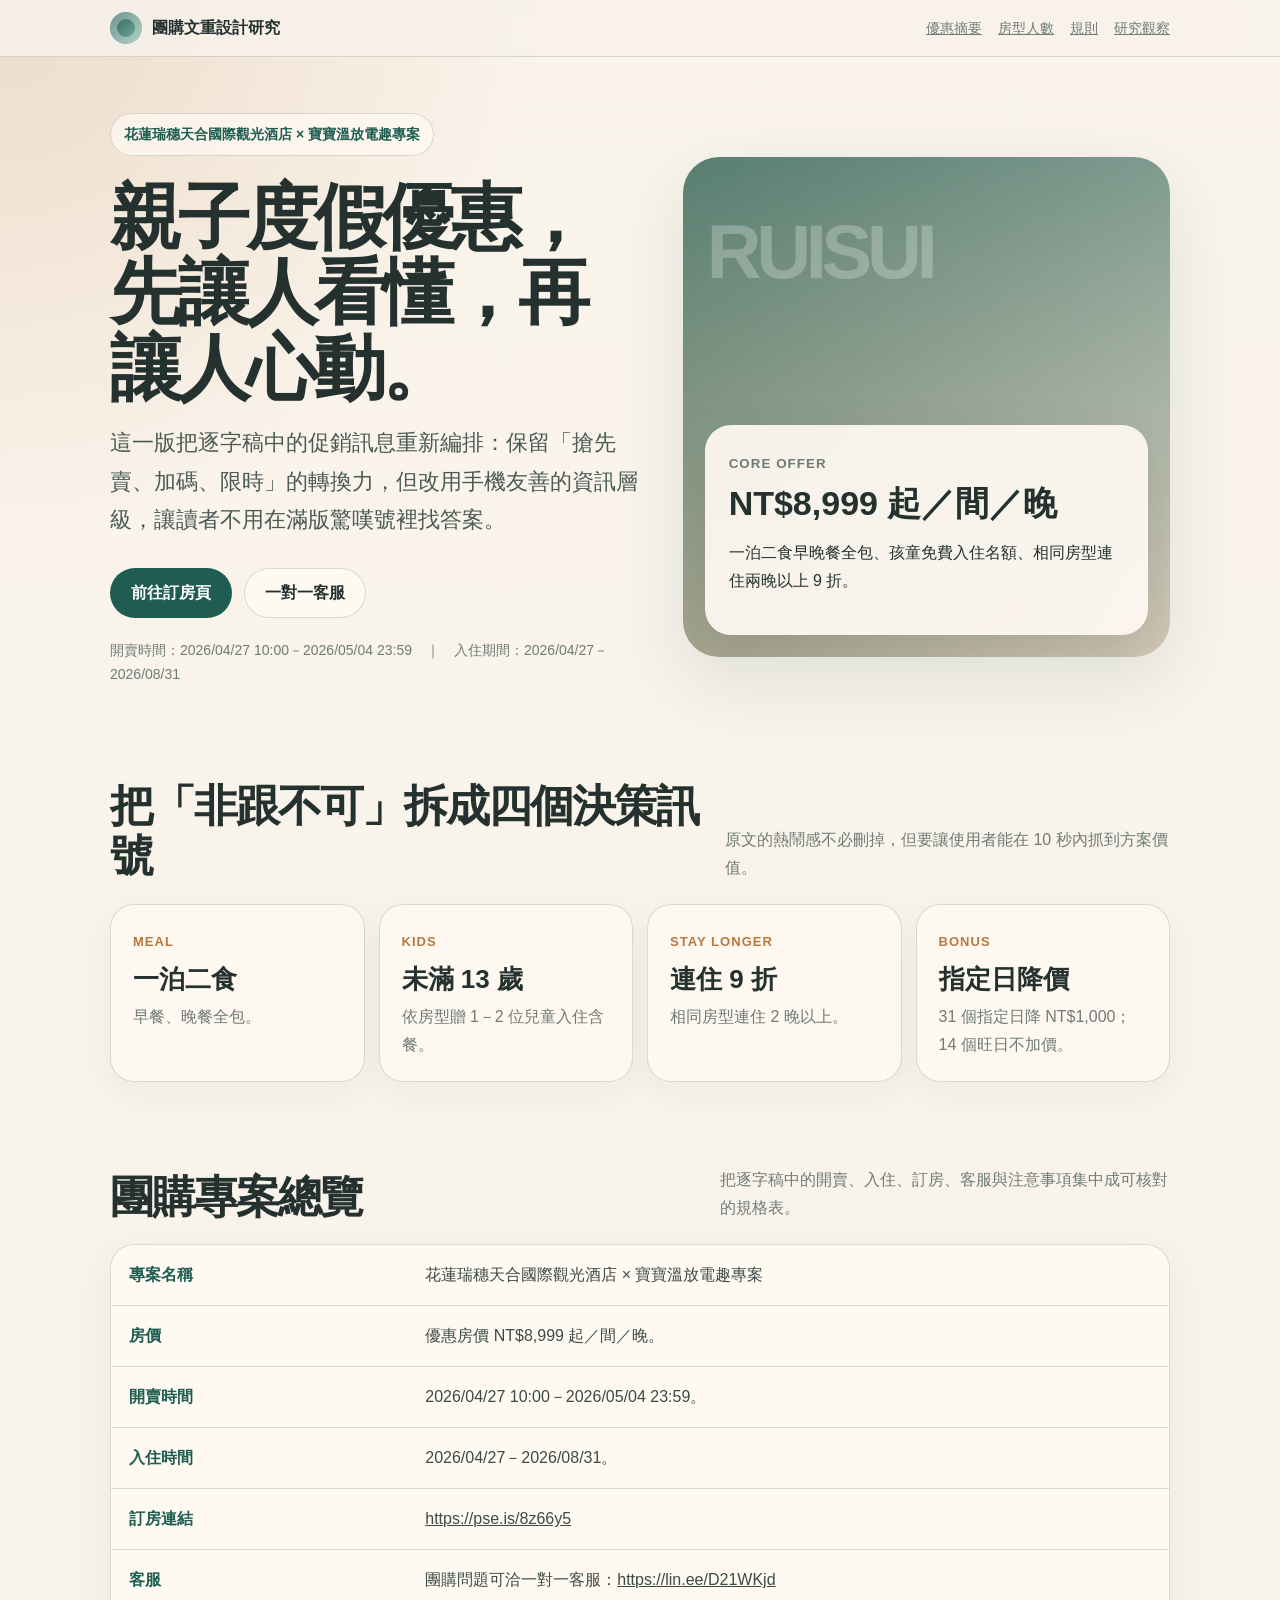
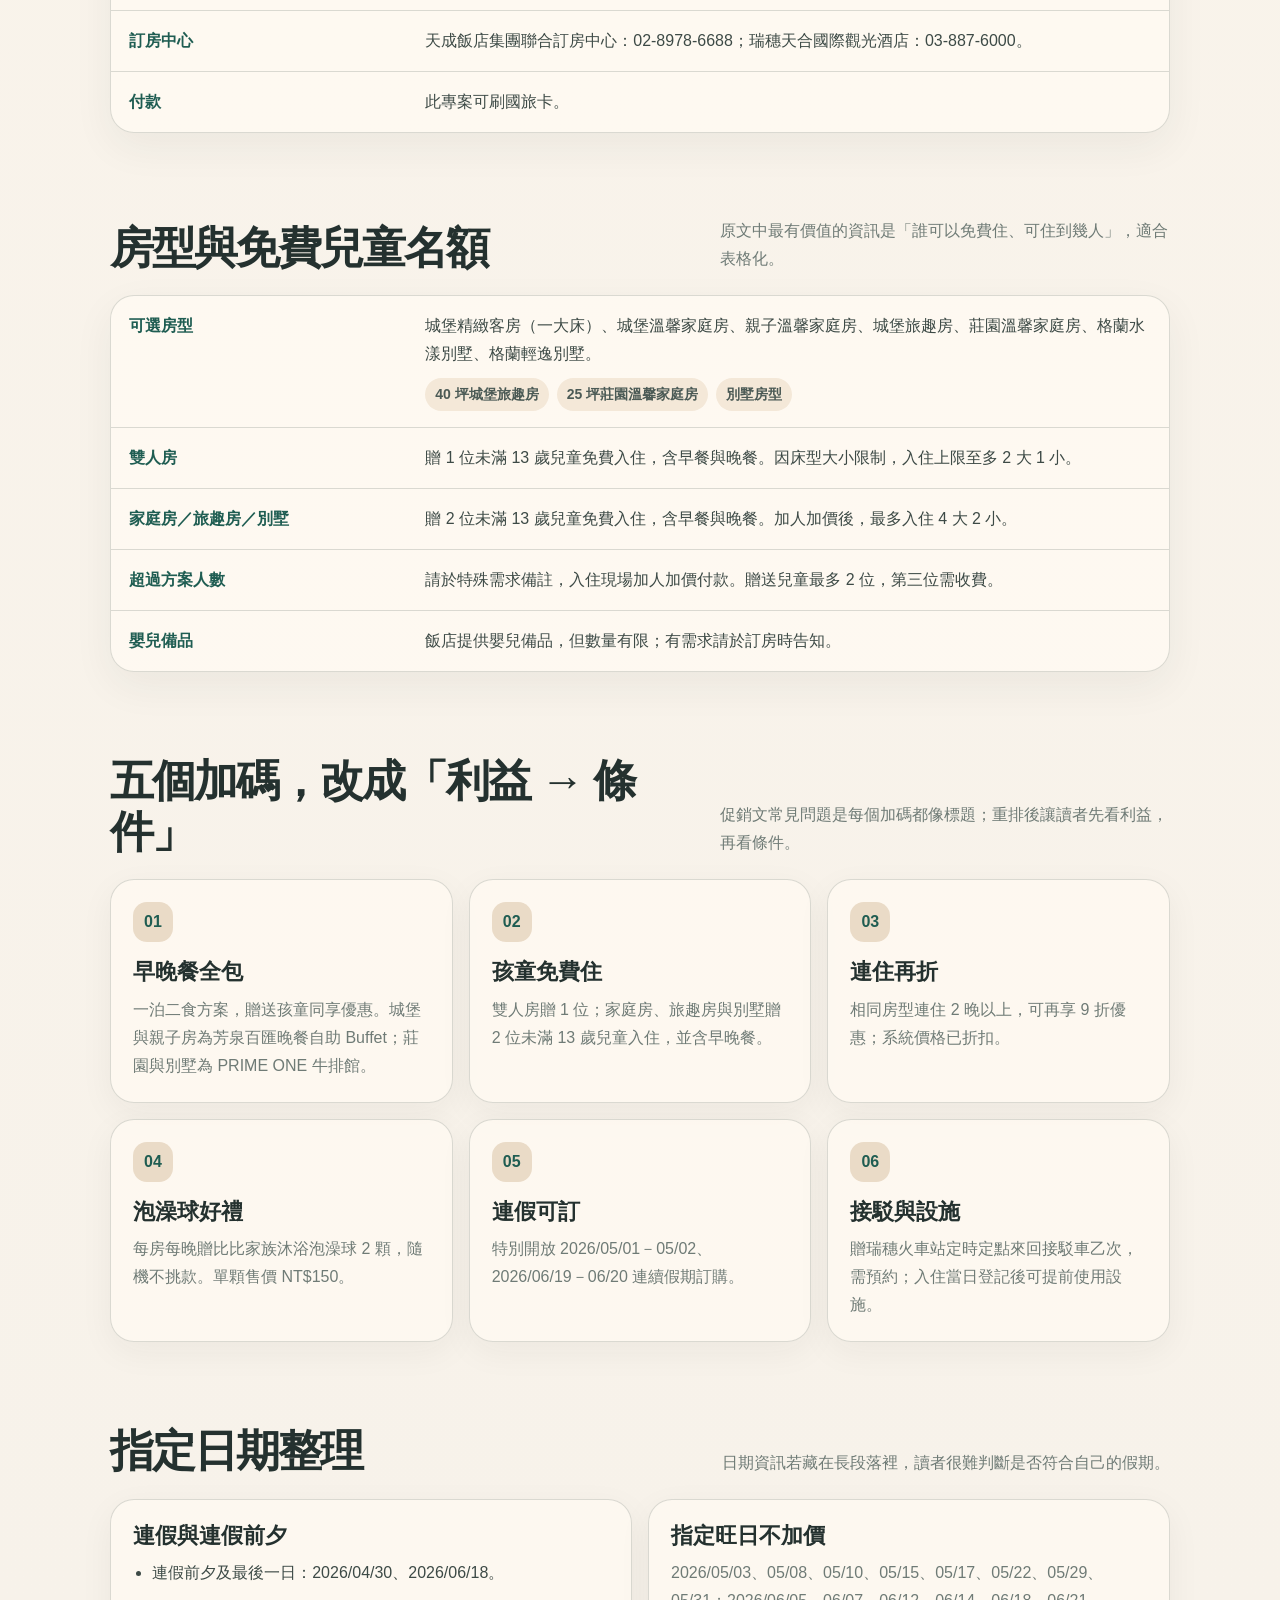
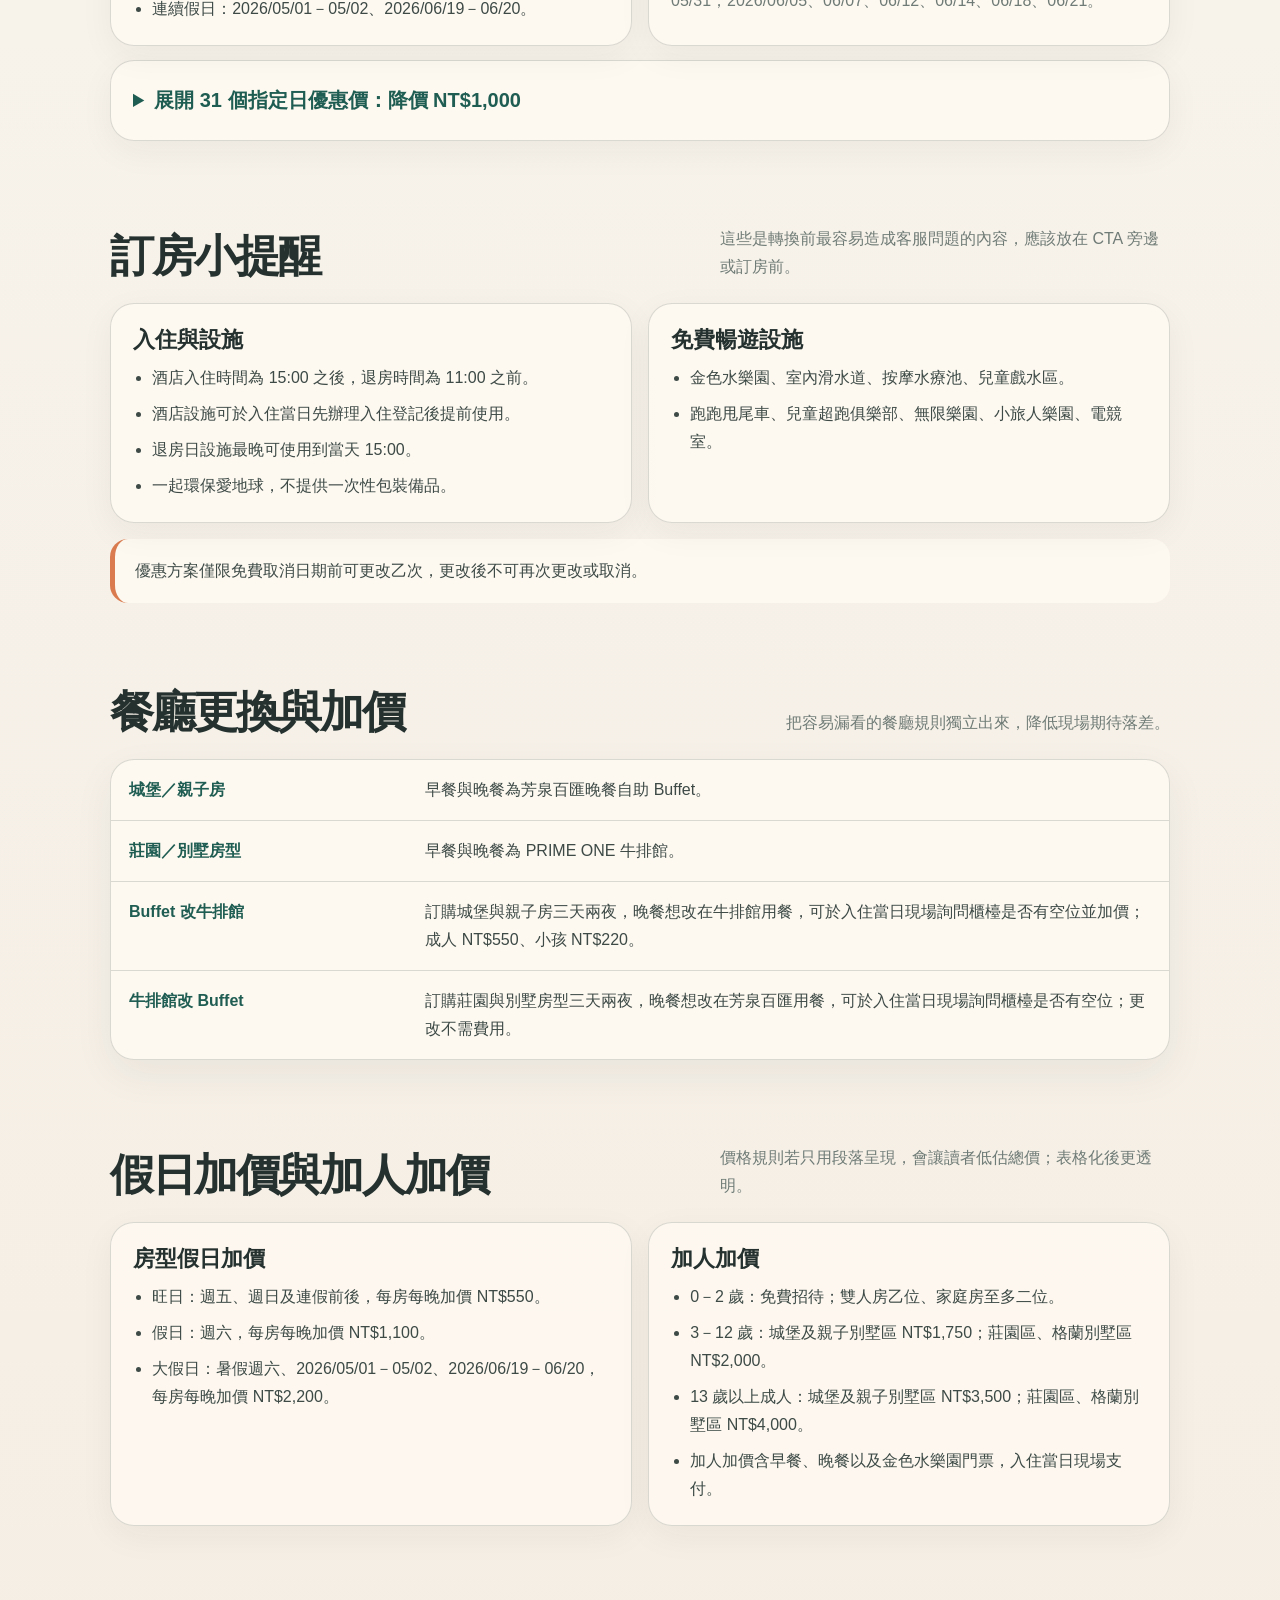
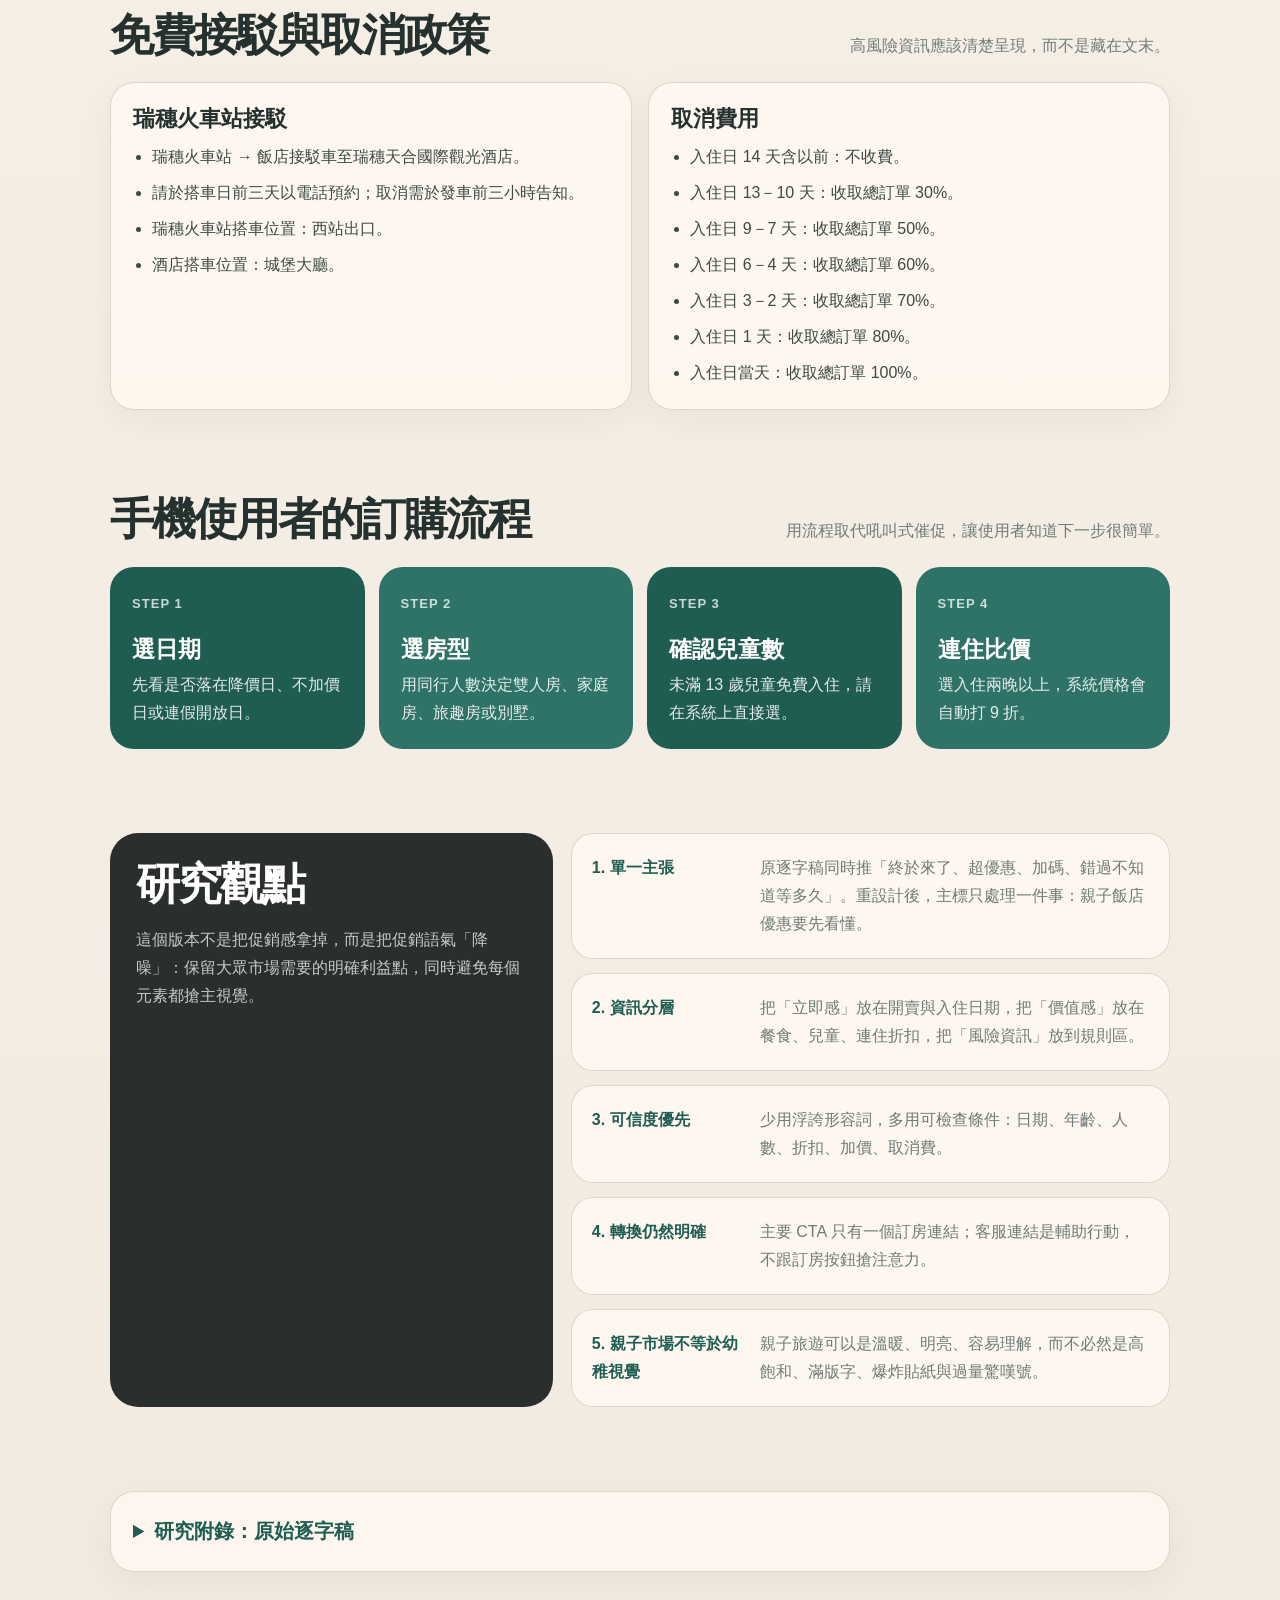
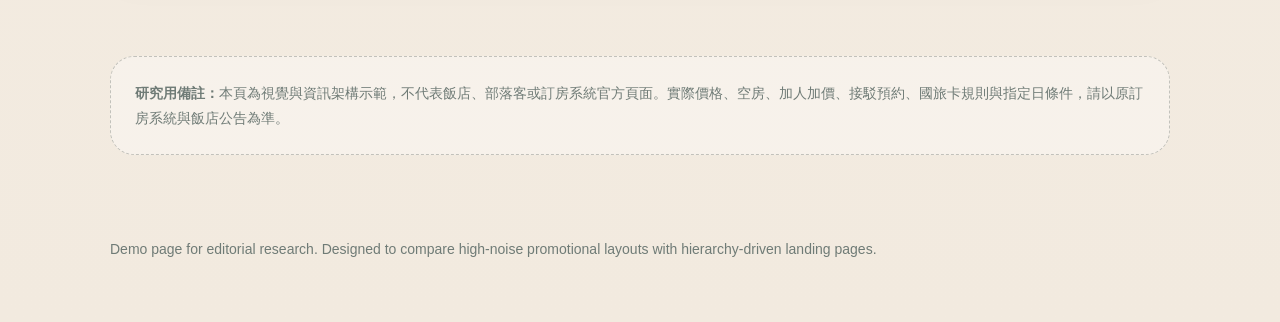
<file: ruisui-hotel-redesign-research.html>
<!doctype html>
<html lang="zh-Hant">
<head>
<meta charset="utf-8">
<meta name="viewport" content="width=device-width, initial-scale=1">
<title>花蓮瑞穗天合｜團購文資訊架構重設計研究版</title>
<style>
:root{--bg:#f7f2ea;--paper:#fffaf2;--ink:#24312f;--muted:#6f7b76;--line:rgba(36,49,47,.16);--brand:#1f5d52;--gold:#b77942;--soft:#eadbc7;--accent:#d97b4f;--radius:24px;--max:1100px}*{box-sizing:border-box}html{scroll-behavior:smooth}body{margin:0;font-family:-apple-system,BlinkMacSystemFont,"Segoe UI","Noto Sans TC","PingFang TC","Microsoft JhengHei",sans-serif;color:var(--ink);background:radial-gradient(circle at top left,rgba(183,121,66,.20),transparent 34rem),linear-gradient(180deg,#faf4eb 0%,#f7f2ea 48%,#f2eadf 100%);line-height:1.75}.wrap{max-width:var(--max);margin:auto;padding:0 20px}.topbar{position:sticky;top:0;z-index:10;background:rgba(247,242,234,.86);backdrop-filter:blur(18px);border-bottom:1px solid var(--line)}.topbar-inner{max-width:var(--max);margin:auto;padding:12px 20px;display:flex;justify-content:space-between;gap:18px;align-items:center}.brand{font-weight:900;display:flex;align-items:center;gap:10px}.brand:before{content:"";width:32px;height:32px;border-radius:50%;background:linear-gradient(135deg,var(--brand),#8bb7a9);box-shadow:inset 0 0 0 7px rgba(255,255,255,.35)}nav{display:flex;gap:16px;color:var(--muted);font-size:14px;white-space:nowrap}nav a,a{color:inherit}.hero{padding:56px 0 38px}.hero-grid{display:grid;grid-template-columns:1.05fr .95fr;gap:34px;align-items:center}.eyebrow{display:inline-flex;padding:8px 13px;border:1px solid var(--line);border-radius:999px;background:rgba(255,250,242,.72);color:var(--brand);font-weight:800;font-size:14px}h1{font-size:clamp(38px,6vw,72px);line-height:1.05;letter-spacing:-.055em;margin:24px 0 18px}.lead{font-size:clamp(18px,2vw,22px);color:#4b5a55;margin:0 0 28px}.actions{display:flex;flex-wrap:wrap;gap:12px}.btn{display:inline-flex;align-items:center;justify-content:center;min-height:50px;padding:0 20px;border-radius:999px;text-decoration:none;font-weight:900;border:1px solid transparent}.primary{background:var(--brand);color:white}.secondary{background:rgba(255,250,242,.78);border-color:var(--line)}.deadline{color:var(--muted);font-size:14px;margin-top:20px}.visual{min-height:500px;border-radius:36px;background:linear-gradient(160deg,rgba(31,93,82,.72),rgba(31,93,82,.10)),linear-gradient(45deg,#d5bea2,#f8eadd);box-shadow:0 24px 70px rgba(31,93,82,.13);padding:22px;display:grid;align-content:end;position:relative;overflow:hidden}.visual:after{content:"RUISUI";position:absolute;top:28px;left:24px;color:rgba(255,255,255,.25);font-size:76px;font-weight:900;letter-spacing:-.07em}.price{position:relative;background:rgba(255,250,242,.92);border-radius:26px;padding:24px;box-shadow:0 20px 50px rgba(36,49,47,.13)}.price small{color:var(--muted);font-weight:900;letter-spacing:.08em;text-transform:uppercase}.price strong{display:block;font-size:34px;line-height:1.18;margin-top:6px}.section{padding:42px 0}.section-head{display:flex;justify-content:space-between;gap:24px;align-items:end;margin-bottom:22px}h2{font-size:clamp(28px,4vw,44px);line-height:1.15;letter-spacing:-.045em;margin:0}.note{max-width:450px;color:var(--muted);margin:0}.grid4{display:grid;grid-template-columns:repeat(4,1fr);gap:14px}.grid3{display:grid;grid-template-columns:repeat(3,1fr);gap:16px}.grid2{display:grid;grid-template-columns:1fr 1fr;gap:16px}.card,.panel,details{border:1px solid var(--line);border-radius:var(--radius);background:rgba(255,250,242,.76);padding:22px;box-shadow:0 10px 34px rgba(36,49,47,.05)}.metric span{color:var(--gold);font-weight:900;font-size:13px;letter-spacing:.08em;text-transform:uppercase}.metric strong{display:block;font-size:26px;line-height:1.25;margin-top:8px}.metric p,.card p,.panel p{color:var(--muted);margin:8px 0 0}.num{width:40px;height:40px;border-radius:14px;background:var(--soft);display:grid;place-items:center;font-weight:900;color:var(--brand);margin-bottom:16px}.card h3,.panel h3{margin:0 0 10px;font-size:22px;line-height:1.25}.table-card{border:1px solid var(--line);border-radius:var(--radius);overflow:hidden;background:rgba(255,250,242,.78);box-shadow:0 14px 42px rgba(36,49,47,.06)}table{width:100%;border-collapse:collapse}th,td{padding:16px 18px;text-align:left;vertical-align:top;border-bottom:1px solid var(--line)}tr:last-child th,tr:last-child td{border-bottom:0}th{width:28%;color:var(--brand);white-space:nowrap}td{color:#3d4a46}.list{margin:0;padding-left:1.2em;color:#3d4a46}.list li+li{margin-top:8px}.pill-list{display:flex;flex-wrap:wrap;gap:8px;margin-top:10px}.pill{border-radius:999px;background:#f4e8d8;padding:4px 10px;font-weight:800;font-size:14px;color:#4b5a55}.notice{padding:18px 20px;border-left:5px solid var(--accent);background:rgba(255,250,242,.82);border-radius:18px;color:#3d4a46}.timeline{display:grid;grid-template-columns:repeat(4,1fr);gap:14px}.step{background:var(--brand);color:white;border-radius:var(--radius);padding:22px;min-height:170px}.step:nth-child(even){background:#2f7268}.step span{font-size:13px;font-weight:900;letter-spacing:.08em;opacity:.76}.step h3{font-size:23px;margin:18px 0 8px;line-height:1.25}.step p{margin:0;opacity:.88}.research{display:grid;grid-template-columns:.85fr 1.15fr;gap:18px}.diagnosis{background:#2a2f2d;color:white;border-radius:28px;padding:26px;position:sticky;top:84px}.diagnosis p{color:rgba(255,255,255,.74)}.principle{display:grid;grid-template-columns:150px 1fr;gap:18px;padding:20px;background:rgba(255,250,242,.78);border:1px solid var(--line);border-radius:22px}.principle+.principle{margin-top:14px}.principle b{color:var(--brand)}.principle p{margin:0;color:var(--muted)}summary{cursor:pointer;font-weight:900;color:var(--brand);font-size:20px}.raw{white-space:pre-wrap;font-family:ui-monospace,SFMono-Regular,Menlo,Consolas,"Liberation Mono",monospace;font-size:13px;line-height:1.7;color:#4b5a55;background:rgba(255,255,255,.50);border:1px solid var(--line);border-radius:18px;padding:18px;overflow:auto;max-height:560px;margin-top:16px}.fine{padding:24px;border:1px dashed rgba(36,49,47,.25);border-radius:var(--radius);color:var(--muted);background:rgba(255,255,255,.36);font-size:14px}footer{padding:40px 0 60px;color:var(--muted);font-size:14px}@media(max-width:880px){.wrap,.topbar-inner{padding-left:16px;padding-right:16px}nav{display:none}.hero{padding:38px 0 30px}.hero-grid,.research,.grid2{grid-template-columns:1fr}.visual{min-height:320px;border-radius:28px}.visual:after{font-size:52px}.price strong{font-size:28px}.grid4{grid-template-columns:1fr 1fr}.grid3,.timeline{grid-template-columns:1fr}.section{padding:34px 0}.section-head{display:block}.note{margin-top:12px}th,td{display:block;width:100%;padding:13px 16px}th{padding-bottom:2px}td{padding-top:4px}.principle{grid-template-columns:1fr}}@media(max-width:420px){.grid4{grid-template-columns:1fr}.btn{width:100%}h1{font-size:38px}.eyebrow{border-radius:18px}}
</style>
</head>
<body>
<header class="topbar"><div class="topbar-inner"><div class="brand">團購文重設計研究</div><nav><a href="#offer">優惠摘要</a><a href="#rooms">房型人數</a><a href="#rules">規則</a><a href="#research">研究觀察</a></nav></div></header>
<main>
<section class="hero"><div class="wrap hero-grid"><div><div class="eyebrow">花蓮瑞穗天合國際觀光酒店 × 寶寶溫放電趣專案</div><h1>親子度假優惠，先讓人看懂，再讓人心動。</h1><p class="lead">這一版把逐字稿中的促銷訊息重新編排：保留「搶先賣、加碼、限時」的轉換力，但改用手機友善的資訊層級，讓讀者不用在滿版驚嘆號裡找答案。</p><div class="actions"><a class="btn primary" href="https://pse.is/8z66y5" target="_blank" rel="noopener">前往訂房頁</a><a class="btn secondary" href="https://lin.ee/D21WKjd" target="_blank" rel="noopener">一對一客服</a></div><p class="deadline">開賣時間：2026/04/27 10:00－2026/05/04 23:59　｜　入住期間：2026/04/27－2026/08/31</p></div><aside class="visual"><div class="price"><small>Core offer</small><strong>NT$8,999 起／間／晚</strong><p>一泊二食早晚餐全包、孩童免費入住名額、相同房型連住兩晚以上 9 折。</p></div></aside></div></section>
<section id="offer" class="section"><div class="wrap"><div class="section-head"><h2>把「非跟不可」拆成四個決策訊號</h2><p class="note">原文的熱鬧感不必刪掉，但要讓使用者能在 10 秒內抓到方案價值。</p></div><div class="grid4"><article class="card metric"><span>Meal</span><strong>一泊二食</strong><p>早餐、晚餐全包。</p></article><article class="card metric"><span>Kids</span><strong>未滿 13 歲</strong><p>依房型贈 1－2 位兒童入住含餐。</p></article><article class="card metric"><span>Stay longer</span><strong>連住 9 折</strong><p>相同房型連住 2 晚以上。</p></article><article class="card metric"><span>Bonus</span><strong>指定日降價</strong><p>31 個指定日降 NT$1,000；14 個旺日不加價。</p></article></div></div></section>
<section class="section"><div class="wrap"><div class="section-head"><h2>團購專案總覽</h2><p class="note">把逐字稿中的開賣、入住、訂房、客服與注意事項集中成可核對的規格表。</p></div><div class="table-card"><table><tbody><tr><th>專案名稱</th><td>花蓮瑞穗天合國際觀光酒店 × 寶寶溫放電趣專案</td></tr><tr><th>房價</th><td>優惠房價 NT$8,999 起／間／晚。</td></tr><tr><th>開賣時間</th><td>2026/04/27 10:00－2026/05/04 23:59。</td></tr><tr><th>入住時間</th><td>2026/04/27－2026/08/31。</td></tr><tr><th>訂房連結</th><td><a href="https://pse.is/8z66y5" target="_blank" rel="noopener">https://pse.is/8z66y5</a></td></tr><tr><th>客服</th><td>團購問題可洽一對一客服：<a href="https://lin.ee/D21WKjd" target="_blank" rel="noopener">https://lin.ee/D21WKjd</a></td></tr><tr><th>訂房中心</th><td>天成飯店集團聯合訂房中心：02-8978-6688；瑞穗天合國際觀光酒店：03-887-6000。</td></tr><tr><th>付款</th><td>此專案可刷國旅卡。</td></tr></tbody></table></div></div></section>
<section id="rooms" class="section"><div class="wrap"><div class="section-head"><h2>房型與免費兒童名額</h2><p class="note">原文中最有價值的資訊是「誰可以免費住、可住到幾人」，適合表格化。</p></div><div class="table-card"><table><tbody><tr><th>可選房型</th><td>城堡精緻客房（一大床）、城堡溫馨家庭房、親子溫馨家庭房、城堡旅趣房、莊園溫馨家庭房、格蘭水漾別墅、格蘭輕逸別墅。<div class="pill-list"><span class="pill">40 坪城堡旅趣房</span><span class="pill">25 坪莊園溫馨家庭房</span><span class="pill">別墅房型</span></div></td></tr><tr><th>雙人房</th><td>贈 1 位未滿 13 歲兒童免費入住，含早餐與晚餐。因床型大小限制，入住上限至多 2 大 1 小。</td></tr><tr><th>家庭房／旅趣房／別墅</th><td>贈 2 位未滿 13 歲兒童免費入住，含早餐與晚餐。加人加價後，最多入住 4 大 2 小。</td></tr><tr><th>超過方案人數</th><td>請於特殊需求備註，入住現場加人加價付款。贈送兒童最多 2 位，第三位需收費。</td></tr><tr><th>嬰兒備品</th><td>飯店提供嬰兒備品，但數量有限；有需求請於訂房時告知。</td></tr></tbody></table></div></div></section>
<section class="section"><div class="wrap"><div class="section-head"><h2>五個加碼，改成「利益 → 條件」</h2><p class="note">促銷文常見問題是每個加碼都像標題；重排後讓讀者先看利益，再看條件。</p></div><div class="grid3"><article class="card"><div class="num">01</div><h3>早晚餐全包</h3><p>一泊二食方案，贈送孩童同享優惠。城堡與親子房為芳泉百匯晚餐自助 Buffet；莊園與別墅為 PRIME ONE 牛排館。</p></article><article class="card"><div class="num">02</div><h3>孩童免費住</h3><p>雙人房贈 1 位；家庭房、旅趣房與別墅贈 2 位未滿 13 歲兒童入住，並含早晚餐。</p></article><article class="card"><div class="num">03</div><h3>連住再折</h3><p>相同房型連住 2 晚以上，可再享 9 折優惠；系統價格已折扣。</p></article><article class="card"><div class="num">04</div><h3>泡澡球好禮</h3><p>每房每晚贈比比家族沐浴泡澡球 2 顆，隨機不挑款。單顆售價 NT$150。</p></article><article class="card"><div class="num">05</div><h3>連假可訂</h3><p>特別開放 2026/05/01－05/02、2026/06/19－06/20 連續假期訂購。</p></article><article class="card"><div class="num">06</div><h3>接駁與設施</h3><p>贈瑞穗火車站定時定點來回接駁車乙次，需預約；入住當日登記後可提前使用設施。</p></article></div></div></section>
<section class="section"><div class="wrap"><div class="section-head"><h2>指定日期整理</h2><p class="note">日期資訊若藏在長段落裡，讀者很難判斷是否符合自己的假期。</p></div><div class="grid2"><article class="panel"><h3>連假與連假前夕</h3><ul class="list"><li>連假前夕及最後一日：2026/04/30、2026/06/18。</li><li>連續假日：2026/05/01－05/02、2026/06/19－06/20。</li></ul></article><article class="panel"><h3>指定旺日不加價</h3><p>2026/05/03、05/08、05/10、05/15、05/17、05/22、05/29、05/31；2026/06/05、06/07、06/12、06/14、06/18、06/21。</p></article></div><details style="margin-top:14px"><summary>展開 31 個指定日優惠價：降價 NT$1,000</summary><p>2026/04/27、04/28；2026/05/04、05/06、05/07、05/11、05/12、05/13、05/14、05/18、05/19、05/20、05/21、05/26、05/27、05/28；2026/06/02、06/03、06/04、06/08、06/09、06/10、06/11、06/15、06/16、06/17、06/22、06/24、06/25、06/29、06/30。</p></details></div></section>
<section id="rules" class="section"><div class="wrap"><div class="section-head"><h2>訂房小提醒</h2><p class="note">這些是轉換前最容易造成客服問題的內容，應該放在 CTA 旁邊或訂房前。</p></div><div class="grid2"><article class="panel"><h3>入住與設施</h3><ul class="list"><li>酒店入住時間為 15:00 之後，退房時間為 11:00 之前。</li><li>酒店設施可於入住當日先辦理入住登記後提前使用。</li><li>退房日設施最晚可使用到當天 15:00。</li><li>一起環保愛地球，不提供一次性包裝備品。</li></ul></article><article class="panel"><h3>免費暢遊設施</h3><ul class="list"><li>金色水樂園、室內滑水道、按摩水療池、兒童戲水區。</li><li>跑跑甩尾車、兒童超跑俱樂部、無限樂園、小旅人樂園、電競室。</li></ul></article></div><div class="notice" style="margin-top:16px">優惠方案僅限免費取消日期前可更改乙次，更改後不可再次更改或取消。</div></div></section>
<section class="section"><div class="wrap"><div class="section-head"><h2>餐廳更換與加價</h2><p class="note">把容易漏看的餐廳規則獨立出來，降低現場期待落差。</p></div><div class="table-card"><table><tbody><tr><th>城堡／親子房</th><td>早餐與晚餐為芳泉百匯晚餐自助 Buffet。</td></tr><tr><th>莊園／別墅房型</th><td>早餐與晚餐為 PRIME ONE 牛排館。</td></tr><tr><th>Buffet 改牛排館</th><td>訂購城堡與親子房三天兩夜，晚餐想改在牛排館用餐，可於入住當日現場詢問櫃檯是否有空位並加價；成人 NT$550、小孩 NT$220。</td></tr><tr><th>牛排館改 Buffet</th><td>訂購莊園與別墅房型三天兩夜，晚餐想改在芳泉百匯用餐，可於入住當日現場詢問櫃檯是否有空位；更改不需費用。</td></tr></tbody></table></div></div></section>
<section class="section"><div class="wrap"><div class="section-head"><h2>假日加價與加人加價</h2><p class="note">價格規則若只用段落呈現，會讓讀者低估總價；表格化後更透明。</p></div><div class="grid2"><article class="panel"><h3>房型假日加價</h3><ul class="list"><li>旺日：週五、週日及連假前後，每房每晚加價 NT$550。</li><li>假日：週六，每房每晚加價 NT$1,100。</li><li>大假日：暑假週六、2026/05/01－05/02、2026/06/19－06/20，每房每晚加價 NT$2,200。</li></ul></article><article class="panel"><h3>加人加價</h3><ul class="list"><li>0－2 歲：免費招待；雙人房乙位、家庭房至多二位。</li><li>3－12 歲：城堡及親子別墅區 NT$1,750；莊園區、格蘭別墅區 NT$2,000。</li><li>13 歲以上成人：城堡及親子別墅區 NT$3,500；莊園區、格蘭別墅區 NT$4,000。</li><li>加人加價含早餐、晚餐以及金色水樂園門票，入住當日現場支付。</li></ul></article></div></div></section>
<section class="section"><div class="wrap"><div class="section-head"><h2>免費接駁與取消政策</h2><p class="note">高風險資訊應該清楚呈現，而不是藏在文末。</p></div><div class="grid2"><article class="panel"><h3>瑞穗火車站接駁</h3><ul class="list"><li>瑞穗火車站 → 飯店接駁車至瑞穗天合國際觀光酒店。</li><li>請於搭車日前三天以電話預約；取消需於發車前三小時告知。</li><li>瑞穗火車站搭車位置：西站出口。</li><li>酒店搭車位置：城堡大廳。</li></ul></article><article class="panel"><h3>取消費用</h3><ul class="list"><li>入住日 14 天含以前：不收費。</li><li>入住日 13－10 天：收取總訂單 30%。</li><li>入住日 9－7 天：收取總訂單 50%。</li><li>入住日 6－4 天：收取總訂單 60%。</li><li>入住日 3－2 天：收取總訂單 70%。</li><li>入住日 1 天：收取總訂單 80%。</li><li>入住日當天：收取總訂單 100%。</li></ul></article></div></div></section>
<section class="section"><div class="wrap"><div class="section-head"><h2>手機使用者的訂購流程</h2><p class="note">用流程取代吼叫式催促，讓使用者知道下一步很簡單。</p></div><div class="timeline"><div class="step"><span>STEP 1</span><h3>選日期</h3><p>先看是否落在降價日、不加價日或連假開放日。</p></div><div class="step"><span>STEP 2</span><h3>選房型</h3><p>用同行人數決定雙人房、家庭房、旅趣房或別墅。</p></div><div class="step"><span>STEP 3</span><h3>確認兒童數</h3><p>未滿 13 歲兒童免費入住，請在系統上直接選。</p></div><div class="step"><span>STEP 4</span><h3>連住比價</h3><p>選入住兩晚以上，系統價格會自動打 9 折。</p></div></div></div></section>
<section id="research" class="section"><div class="wrap research"><aside class="diagnosis"><h2>研究觀點</h2><p>這個版本不是把促銷感拿掉，而是把促銷語氣「降噪」：保留大眾市場需要的明確利益點，同時避免每個元素都搶主視覺。</p></aside><div><article class="principle"><b>1. 單一主張</b><p>原逐字稿同時推「終於來了、超優惠、加碼、錯過不知道等多久」。重設計後，主標只處理一件事：親子飯店優惠要先看懂。</p></article><article class="principle"><b>2. 資訊分層</b><p>把「立即感」放在開賣與入住日期，把「價值感」放在餐食、兒童、連住折扣，把「風險資訊」放到規則區。</p></article><article class="principle"><b>3. 可信度優先</b><p>少用浮誇形容詞，多用可檢查條件：日期、年齡、人數、折扣、加價、取消費。</p></article><article class="principle"><b>4. 轉換仍然明確</b><p>主要 CTA 只有一個訂房連結；客服連結是輔助行動，不跟訂房按鈕搶注意力。</p></article><article class="principle"><b>5. 親子市場不等於幼稚視覺</b><p>親子旅遊可以是溫暖、明亮、容易理解，而不必然是高飽和、滿版字、爆炸貼紙與過量驚嘆號。</p></article></div></div></section>
<section class="section"><div class="wrap"><details><summary>研究附錄：原始逐字稿</summary><div class="raw">大家敲碗的「花蓮瑞穗天合國際觀光酒店」團購終於來了!! 2026/8/31前檔期搶先賣，一泊二食早晚餐全包方案，連住相同房型兩晚以上再享9折價，家庭房、旅趣房及別墅贈兩位未滿13歲小孩入住(含早晚餐) ，40坪一房一廳的城堡旅趣房、25坪大客廳的莊園溫馨家庭房這次都訂的到，一家子可以一起入住省很大，可刷國旅卡，把握這波超優惠團購，錯過不知道要等多久

這團為什麼非跟不可，加碼快看?
一泊二食早晚餐方案，贈孩童免費住，連住相同房型兩晚以上享9折，獨家加碼要把握住!
HOT! 2026早鳥團～可訂到2026/8/31
加碼 31個指定日降價$1000、14個指定旺日不加價
加碼 直接三天兩夜訂下去，享九折優惠
加碼一：一泊二食早晚餐全包，贈送孩童同享優惠
加碼二：雙人房贈一位、家庭房/旅趣房/別墅贈兩位未滿13歲兒童免費入住(含早晚餐)
加碼三：三天兩夜玩透透~相同房型連住2晚以上 可再享9折優惠 (系統上價格已折扣)
加碼四：每房每晚贈比比家族沐浴泡澡球2顆（隨機不挑款）
加碼五：特別開放連續假期 5/1-2、6/19-20 可訂購
★贈瑞穗火車站定時定點來回接駁車乙次(需預約)
★此專案可刷國旅卡

花蓮瑞穗天合國際觀光酒店 X 寶寶溫放電趣專案!!
開賣時間：2026/4/27 10:00 ~5/4 23:59
入住時間：2026/4/27~2026/8/31
★ 這裡訂: https://pse.is/8z66y5
**選入住兩晚以上，系統價格會自動打9折優惠
**超過團購方案人數，請於現場加人加價
團購上有問題，有一對一客服 https://lin.ee/D21WKjd

▼▼▼訂房小提醒▼▼▼
**訂購三天兩夜，相同房型連住2晚以上，享9折優惠 (系統上價格已折扣)
**贈送未滿13歲兒童免費住，都請系統上直接選，不會被加價，超過團購方案的人數，請於特殊需求備註，現場付款
**城堡精緻客房贈一位未滿13歲小孩入住
**家庭房及別墅贈兩位未滿13歲小孩入住
**雙人房因床型大小限制,入住上限至多2大1小入住。
**家庭房、旅趣房及別墅加人加價後，最多入住4大2小
**飯店有提供嬰兒備品數量有限，如有需求請於訂房時告知
**酒店設施可於入住當日先辦理入住登記後，即可提前使用。退房日最晚可使用到當天15:00。
**一起環保愛地球，不提供一次性包裝備品
**這次是瑞穗天合官網直接訂房，系統上直接選，先搶先贏
**訂房相關問題可直接詢問飯店 ※ 02-8978-6688(天成飯店集團聯合訂房中心)

花蓮瑞穗天合專案介紹
花蓮瑞穗天合這次開團，直接幫你晚餐、早餐都包含了，一泊二食超優惠，還送未滿13歲入住，同享所有優惠，讓你全家同遊睡好吃好玩好玩滿，此次專案房型都可以選
房型：城堡精緻客房(一大床)/城堡溫馨家庭房/親子溫馨家庭房/城堡旅趣房/莊園溫馨家庭房/格蘭水漾別墅/格蘭輕逸別墅
優惠房價：$8999 起/間/晚
➽城堡精緻客房贈一位未滿13歲(含早晚餐)
➽家庭房、旅趣房、別墅贈兩位未滿13歲(含早晚餐)
**超過團購方案的人數，加人部分現場付款

★ 這裡訂: https://pse.is/8z66y5

連假前夕及最後一日：4/30、6/18
連續假日：5/1-2、6/19-20
指定日優惠價：
4/27、4/28；
5/4、5/6、5/7、5/11、5/12、5/13、5/14、5/18、5/19、5/20、5/21、5/26、5/27、5/28；
6/2、6/3、6/4、6/8、6/9、6/10、6/11、6/15、6/16、6/17、6/22、6/24、6/25、6/29、6/30
指定旺日不加價：
5/3、5/8、5/10、5/15、5/17、5/22、5/29、5/31；
6/5、6/7、6/12、6/14、6/18、6/21

專案內容：
加碼一：相同房型連住2晚以上可再享9折優惠
加碼二：贈未滿13歲兒童免費入住~雙人房一位；家庭房、旅趣房及別墅兩位(含早晚餐)
加碼三：指定日優惠降價$1000
加碼四：指定旺日不加價
加碼五：每房每晚贈比比家族沐浴泡澡球2顆（隨機不挑款）
★含2客早餐及晚餐
★免費暢遊金色水樂園、室內滑水道、按摩水療池、兒童戲水區
★免費暢遊跑跑甩尾車、兒童超跑俱樂部、無限樂園、小旅人樂園、電競室。
★贈瑞穗火車站定時定點來回接駁車乙次(需預約)
**使用酒店設施可於入住當日先辦理入住登記後，即可提前使用。退房日最晚可使用到當天15:00。
**城堡跟親子房早餐/晚餐~芳泉百匯晚餐自助Buffet
**莊園及別墅房型早餐/晚餐~PRIME ONE牛排館
**訂購城堡跟親子房三天兩夜晚餐想改在牛排館用餐，入住當日可現場詢問櫃檯是否有空位可以加價，費用成人550元、小孩220元
**訂購莊園及別墅房型三天兩夜晚餐想改在芳泉百匯用餐，入住當日可現場詢問櫃檯是否有空位，更改不需要費用
酒店入住時間為15:00之後，退房時間為11:00之前。
★優惠方案僅限免費取消日期前可更改乙次，更改後不可再次更改或取消

【房型假日加價說明】
旺日(週五、日及連假前後) 每房每晚加價$550
假日(週六) 每房每晚加價$1,100
大假日(暑假週六、5/1-2、6/19-20) 每房每晚加價$2,200

【加人加價說明】(含早餐、晚餐以及金色水樂園門票) 加人加價為入住當日現場支付
# 0-2歲 免費招待 雙人房乙位 家庭房至多二位
>3-12歲 每人每晚
．城堡及親子別墅區 平、旺、假日$1,750大假日
．莊園區、格蘭別墅區 平、旺、假日$2,000大假日
>>13歲以上成人 每人每晚
．城堡及親子別墅區 平、旺、假日$3,500大假日
．莊園區、格蘭別墅區 平、旺、假日$4,000大假日
**注意: 贈送兒童最多兩位，第三位需收費

【免費接駁】
瑞穗火車站→搭乘飯店接駁車至瑞穗天合國際觀光酒店（請於三天前來電預約）
■預約方式：請於搭車日前三天以電話預約，如欲取消，請於發車前三小時告知。
■瑞穗火車站搭車位置：瑞穗火車站(西站出口)。
■酒店搭車位置：城堡大廳。
※請於三天前來電預約：天成飯店集團 聯合訂房中心02-8978-6688，或瑞穗天合國際觀光酒店03-887-6000。客房內請直撥櫃檯預約

【取消政策】
入住日14天(含)前不收費
入住日13~10天(含)收取總訂單30%取消費
入住日9~7天(含)收取總訂單50%取消費
入住日6~4天(含)收取總訂單60%取消費
入住日3~2天(含)收取總訂單70%取消費
入住日1天(含)收取總訂單80%取消費
入住日當天收取總訂單100%取消費
★優惠方案僅限免費取消日期前可更改乙次，更改後不可再次更改或取消

加碼好禮：贈比比家族沐浴泡澡球2顆(隨機不挑款）
天成飯店集團比比家族沐浴泡澡球(單顆售價150元)
每顆泡澡球有不同的專屬優質香氛，內藏可愛討喜的代言人公仔，於泡澡過程中釋放療癒香氣，最後驚喜現身的卡哇伊公仔，讓大小朋友充滿期待，親子同樂增添互動時光，兼具趣味與收藏。</div></details></div></section>
<section class="section"><div class="wrap"><div class="fine"><strong>研究用備註：</strong>本頁為視覺與資訊架構示範，不代表飯店、部落客或訂房系統官方頁面。實際價格、空房、加人加價、接駁預約、國旅卡規則與指定日條件，請以原訂房系統與飯店公告為準。</div></div></section>
</main><footer><div class="wrap">Demo page for editorial research. Designed to compare high-noise promotional layouts with hierarchy-driven landing pages.</div></footer>
</body></html>
</file>
